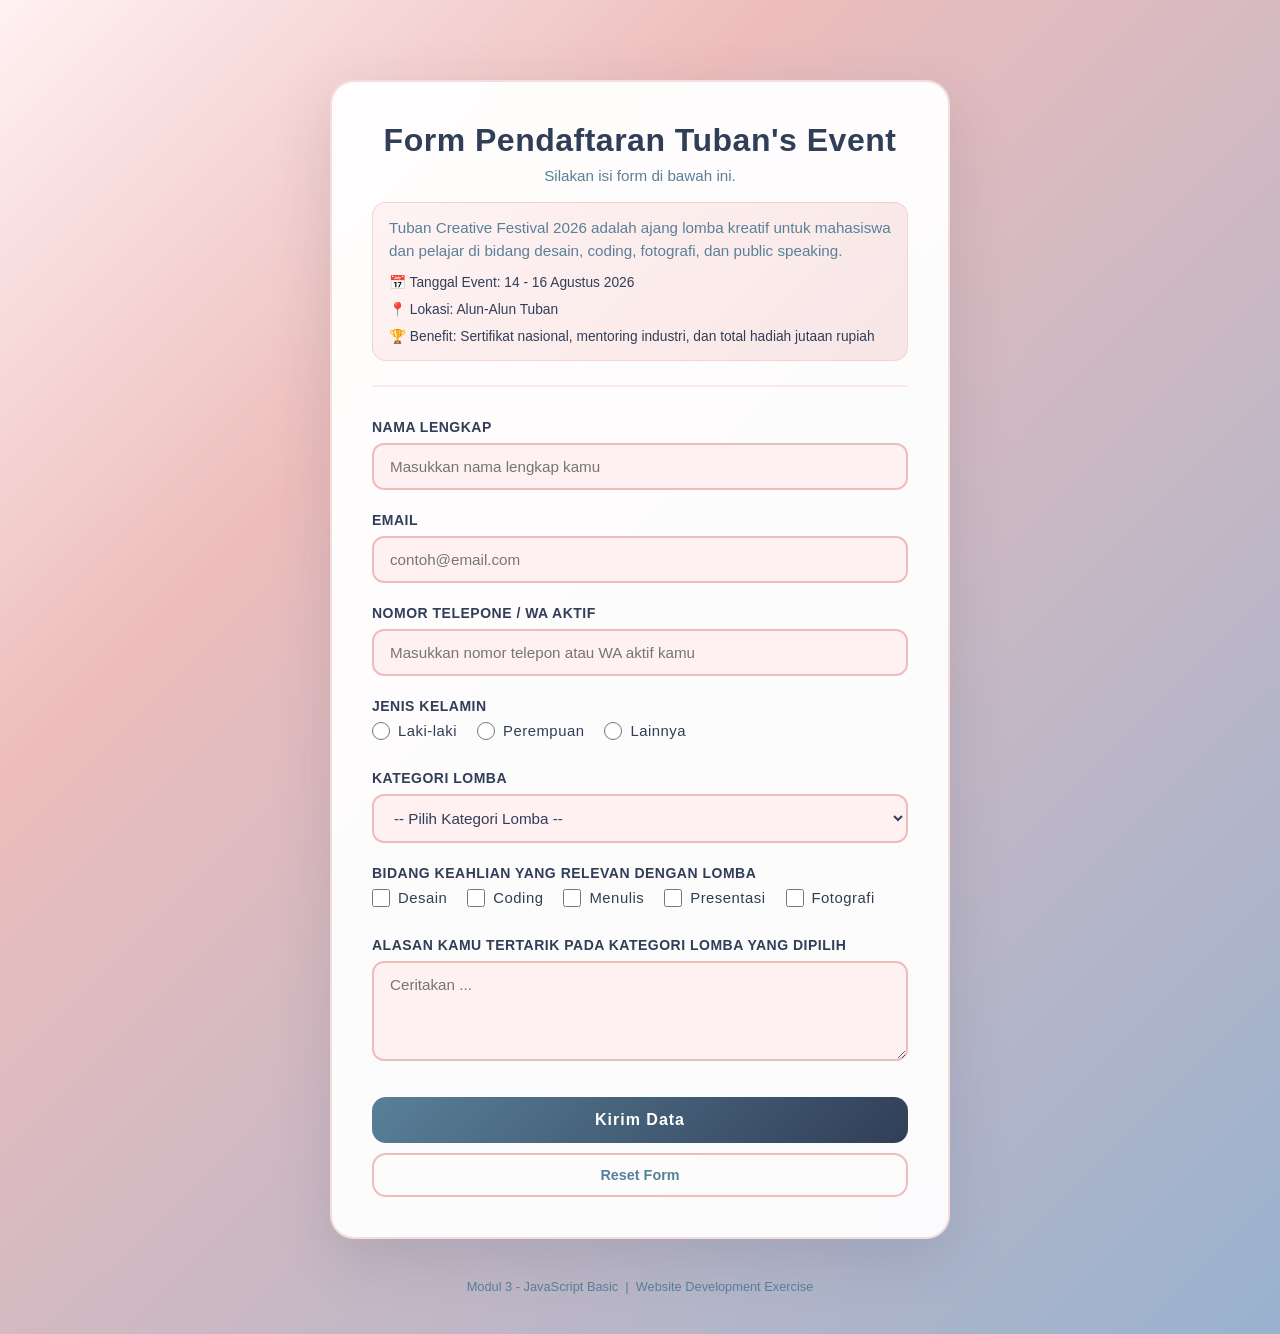
<file: WEEK 3_JAVASCRIPT/index.html>
﻿<!DOCTYPE html>
<html lang="id">
<head>
  <meta charset="UTF-8" />
  <meta name="viewport" content="width=device-width, initial-scale=1.0"/>
  <title>Form Pendaftaran Tuban's Event</title>
  <link rel="stylesheet" href="style.css">
</head>
<body>

    <div class="card">
        <header class="form-header">
        <h1>Form Pendaftaran Tuban's Event</h1>
        <p>Silakan isi form di bawah ini.</p>

        <div class="event-info">
            <p class="event-desc">
                Tuban Creative Festival 2026 adalah ajang lomba kreatif untuk mahasiswa dan pelajar
                di bidang desain, coding, fotografi, dan public speaking.
            </p>
            <ul class="event-meta">
                <li>&#128197; Tanggal Event: 14 - 16 Agustus 2026</li>
                <li>&#128205; Lokasi: Alun-Alun Tuban </li>
                <li>&#127942; Benefit: Sertifikat nasional, mentoring industri, dan total hadiah jutaan rupiah</li>
            </ul>
        </div>
        </header>

        <form id="registrationForm" novalidate>
            <div class="form-group">
                <label for="nama">Nama Lengkap</label>
                <input type="text" id="nama" placeholder="Masukkan nama lengkap kamu" />
                <span class="error" id="errNama">&#9888; Nama tidak boleh kosong!</span>
            </div>

            <div class="form-group">
                <label for="email">Email</label>
                <input type="email" id="email" placeholder="contoh@email.com" />
                <span class="error" id="errEmail">&#9888; Format email tidak valid!</span>
            </div>

            <div class="form-group">
                <label for="wa">Nomor Telepone / WA Aktif</label>
                <input type="number" id="wa" placeholder="Masukkan nomor telepon atau WA aktif kamu" />
                <span class="error" id="errWa">&#9888; Nomor telepon / WA aktif tidak boleh kosong!</span>
            </div>

            <div class="form-group">
                <label>Jenis Kelamin</label>
                <div class="radio-group">
                <label><input type="radio" name="gender" value="Laki-laki" /> Laki-laki</label>
                <label><input type="radio" name="gender" value="Perempuan" /> Perempuan</label>
                <label><input type="radio" name="gender" value="Lainnya" /> Lainnya</label>
                </div>
                <span class="error" id="errGender">&#9888; Pilih jenis kelamin!</span>
            </div>

            <div class="form-group">
                <label for="kategori">Kategori Lomba</label>
                <select id="kategori">
                <option value="">-- Pilih Kategori Lomba --</option>
                <option value="Desain Grafis">Desain Grafis</option>
                <option value="Fotografi">Fotografi</option>
                <option value="Coding">Coding</option>
                <option value="Debat">Debat/Public Speaking</option>
                <option value="Karya Tulis Ilmiah">Karya Tulis Ilmiah</option>
                </select>
                <span class="error" id="errKategori">&#9888; Pilih kategori lomba terlebih dahulu!</span>
            </div>

            <div class="form-group">
                <label>Bidang Keahlian yang Relevan dengan Lomba</label>
                <div class="checkbox-group">
                <label><input type="checkbox" name="hobi" value="Desain" /> Desain</label>
                <label><input type="checkbox" name="hobi" value="Coding" /> Coding</label>
                <label><input type="checkbox" name="hobi" value="Menulis" /> Menulis</label>
                <label><input type="checkbox" name="hobi" value="Presentasi" /> Presentasi</label>
                <label><input type="checkbox" name="hobi" value="Fotografi" /> Fotografi</label>
                </div>
            </div>

            <div class="form-group">
                <label for="pesan">Alasan kamu tertarik pada kategori lomba yang dipilih</label>
                <textarea id="pesan" placeholder="Ceritakan ..."></textarea>
            </div>

            <button type="submit" class="btn-submit">Kirim Data</button>
            <button type="button" class="btn-reset" onclick="resetForm()">Reset Form</button>
        </form>
    </div>

    <div id="result">
        <h2>Data Berhasil Terkirim!</h2>
        <div class="result-grid" id="resultGrid"></div>
    </div>

    <footer>
        <p>Modul 3 - JavaScript Basic &nbsp;|&nbsp; Website Development Exercise</p>
    </footer>

    <script src="script.js"></script>
</body>
</html>
</file>
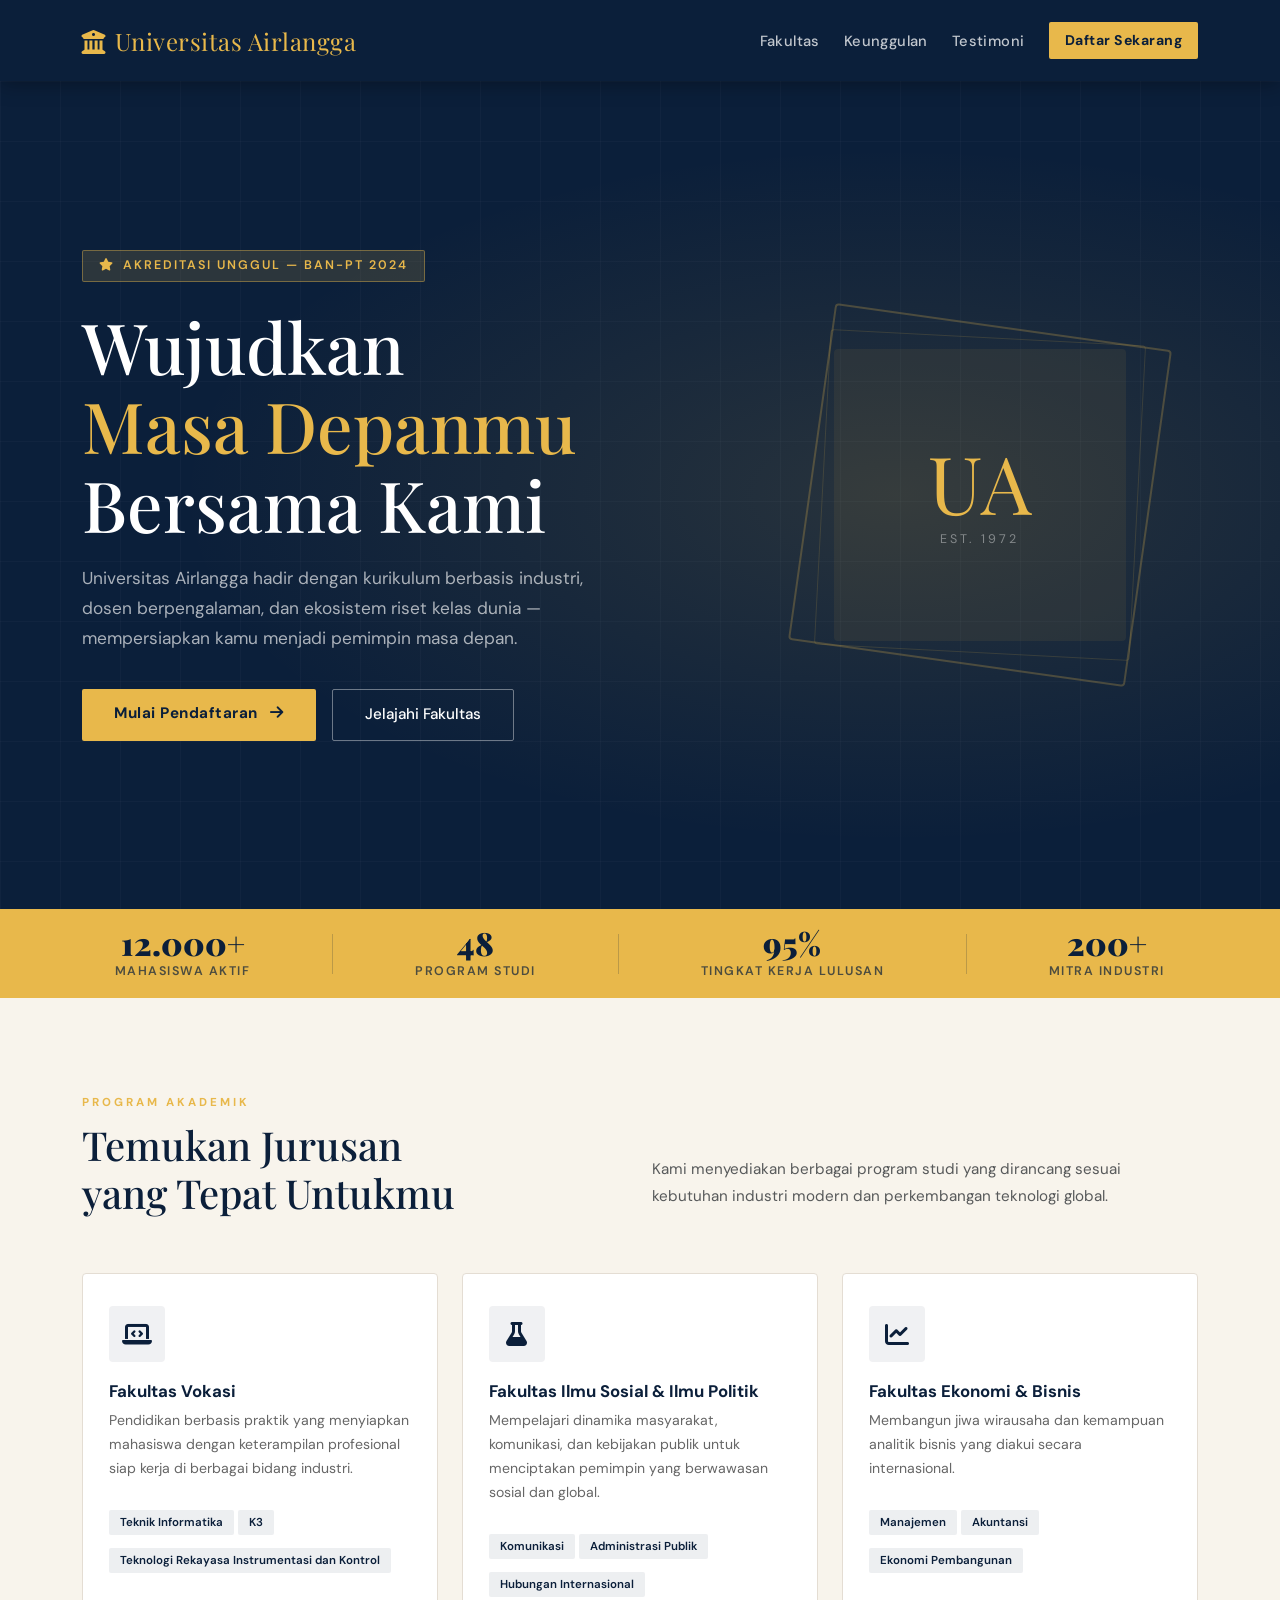
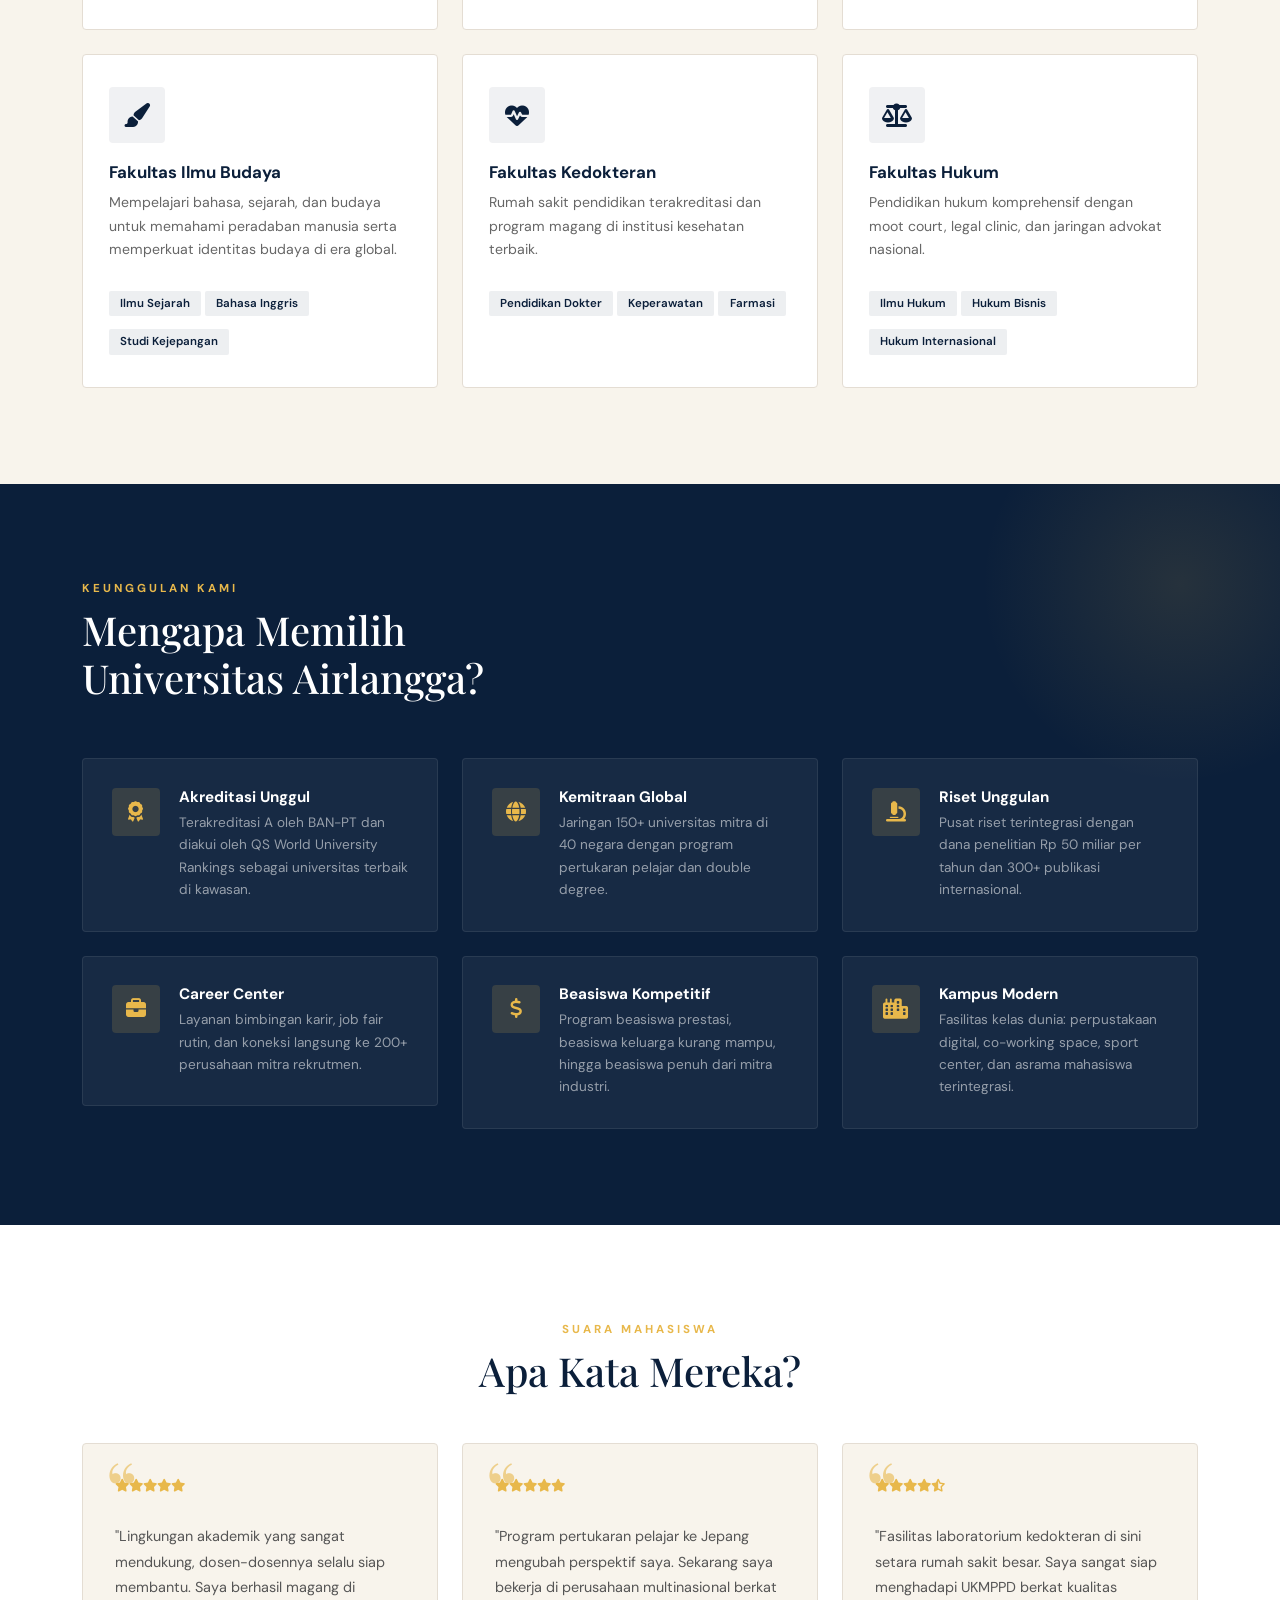
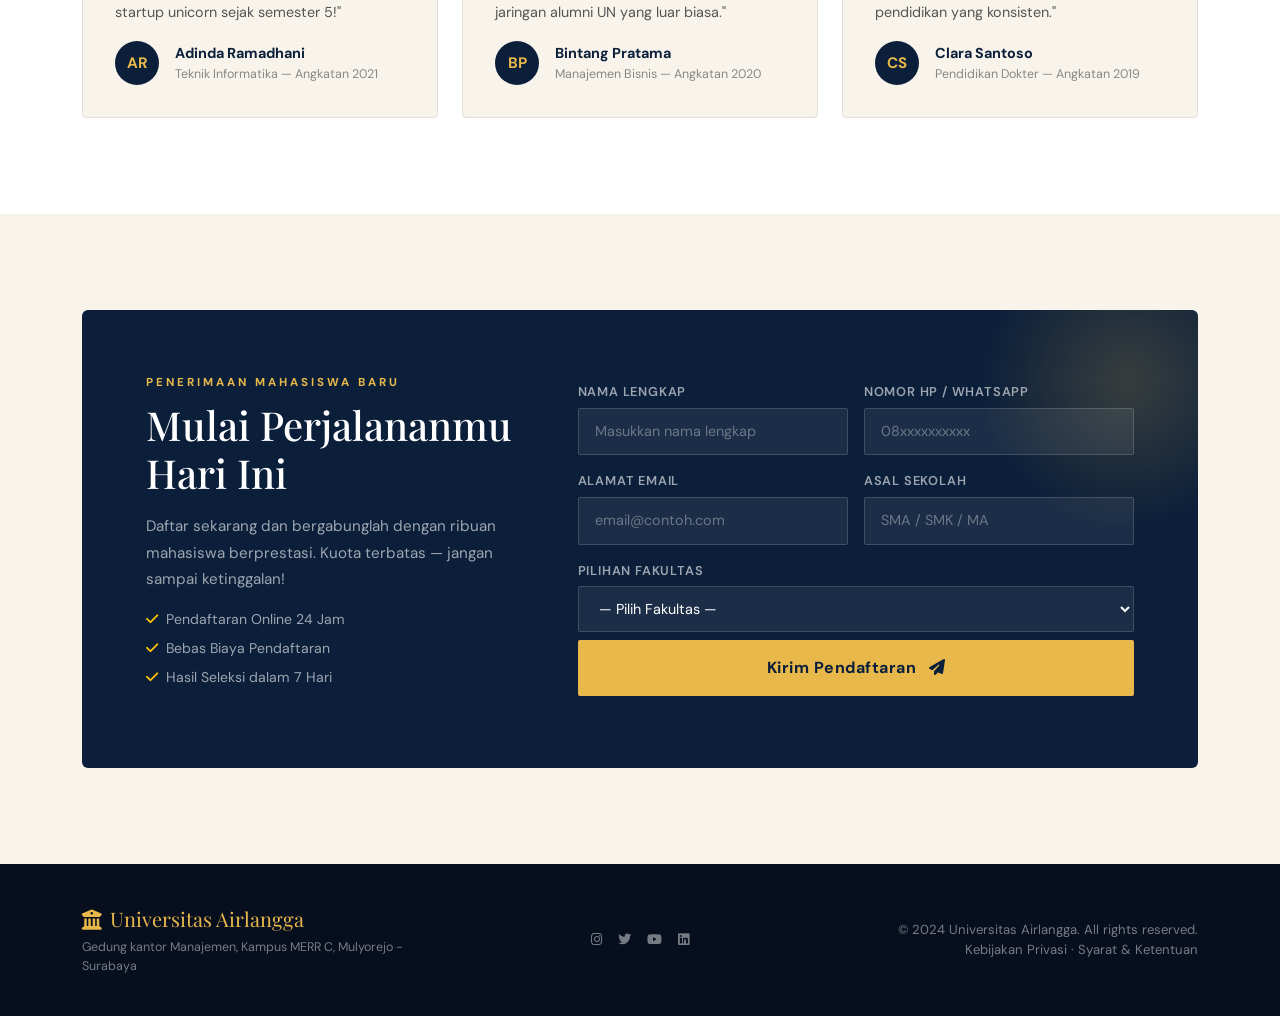
<file: WEEK 5_CSS FRAMEWORK/index.html>
<!DOCTYPE html>
<html lang="id">
<head>
  <meta charset="UTF-8" />
  <meta name="viewport" content="width=device-width, initial-scale=1.0"/>
  <title>Universitas Airlangga — Masa Depan Dimulai di Sini</title>

  <!-- Bootstrap 5 CDN -->
  <link href="https://cdn.jsdelivr.net/npm/bootstrap@5.3.3/dist/css/bootstrap.min.css" rel="stylesheet"/>
  <!-- Font Awesome -->
  <link href="https://cdnjs.cloudflare.com/ajax/libs/font-awesome/6.5.0/css/all.min.css" rel="stylesheet"/>
  <!-- Google Fonts -->
  <link href="https://fonts.googleapis.com/css2?family=Playfair+Display:wght@700;900&family=DM+Sans:wght@300;400;500&display=swap" rel="stylesheet"/>
  
  <!-- Custom CSS -->
  <link rel="stylesheet" href="style.css"/>
</head>
<body>

<!-- NAVBAR -->
<nav class="navbar navbar-expand-lg">
  <div class="container">
    <a class="navbar-brand" href="#">
      <i class="fas fa-university me-2"></i>Universitas Airlangga
    </a>
    <button class="navbar-toggler border-0" type="button" data-bs-toggle="collapse" data-bs-target="#navMenu">
      <span class="navbar-toggler-icon"></span>
    </button>
    <div class="collapse navbar-collapse" id="navMenu">
      <ul class="navbar-nav ms-auto align-items-center gap-2">
        <li class="nav-item"><a class="nav-link" href="#fakultas">Fakultas</a></li>
        <li class="nav-item"><a class="nav-link" href="#kenapa">Keunggulan</a></li>
        <li class="nav-item"><a class="nav-link" href="#testimoni">Testimoni</a></li>
        <li class="nav-item ms-2">
          <a class="nav-link btn-nav px-3 py-2" href="#daftar">Daftar Sekarang</a>
        </li>
      </ul>
    </div>
  </div>
</nav>

<!-- HERO -->
<section class="hero">
  <div class="hero-grid-overlay"></div>
  <div class="container position-relative">
    <div class="row align-items-center g-5">
      <div class="col-lg-7">
        <span class="hero-badge"><i class="fas fa-star me-2"></i>Akreditasi Unggul — BAN-PT 2024</span>
        <h1>Wujudkan<br><span>Masa Depanmu</span><br>Bersama Kami</h1>
        <p>Universitas Airlangga hadir dengan kurikulum berbasis industri, dosen berpengalaman, dan ekosistem riset kelas dunia — mempersiapkan kamu menjadi pemimpin masa depan.</p>
        <div class="hero-actions">
          <a href="#daftar" class="btn btn-gold">Mulai Pendaftaran <i class="fas fa-arrow-right ms-2"></i></a>
          <a href="#fakultas" class="btn btn-outline-light-custom">Jelajahi Fakultas</a>
        </div>
      </div>
      <div class="col-lg-5 d-none d-lg-flex justify-content-center">
        <!-- decorative element -->
        <div style="position:relative;width:340px;height:340px;">
          <div style="position:absolute;inset:0;border:2px solid rgba(232,184,75,.25);border-radius:4px;transform:rotate(8deg);"></div>
          <div style="position:absolute;inset:12px;border:1px solid rgba(232,184,75,.15);border-radius:4px;transform:rotate(3deg);"></div>
          <div style="position:absolute;inset:24px;background:rgba(232,184,75,.07);border-radius:4px;display:flex;align-items:center;justify-content:center;">
            <div style="text-align:center;">
              <div style="font-family:'Playfair Display',serif;font-size:5rem;color:var(--gold);line-height:1;">UA</div>
              <div style="color:rgba(255,255,255,.4);font-size:.78rem;letter-spacing:3px;text-transform:uppercase;margin-top:.5rem;">Est. 1972</div>
            </div>
          </div>
        </div>
      </div>
    </div>
  </div>
</section>

<!-- STATS BAR -->
<div class="stats-bar">
  <div class="container">
    <div class="d-flex justify-content-around align-items-center flex-wrap gap-3">
      <div class="stat-item">
        <div class="num">12.000+</div>
        <div class="lbl">Mahasiswa Aktif</div>
      </div>                
      <div class="stat-divider"></div>
      <div class="stat-item">
        <div class="num">48</div>
        <div class="lbl">Program Studi</div>
      </div>
      <div class="stat-divider"></div>
      <div class="stat-item">
        <div class="num">95%</div>
        <div class="lbl">Tingkat Kerja Lulusan</div>
      </div>
      <div class="stat-divider"></div>
      <div class="stat-item">
        <div class="num">200+</div>
        <div class="lbl">Mitra Industri</div>
      </div>
    </div>
  </div>
</div>

<!-- FAKULTAS -->
<section class="section-fakultas reveal" id="fakultas">
  <div class="container">
    <div class="row mb-5">
      <div class="col-lg-6">
        <span class="section-label">Program Akademik</span>
        <h2 class="h1" style="color:var(--navy);">Temukan Jurusan<br>yang Tepat Untukmu</h2>
      </div>
      <div class="col-lg-6 d-flex align-items-end">
        <p class="text-muted" style="font-size:.95rem;line-height:1.75;">Kami menyediakan berbagai program studi yang dirancang sesuai kebutuhan industri modern dan perkembangan teknologi global.</p>
      </div>
    </div>
    <div class="row g-4">
      <!-- card 1 -->
      <div class="col-md-6 col-lg-4 reveal">
        <div class="fakultas-card">
          <div class="fakultas-icon"><i class="fas fa-laptop-code"></i></div>
          <h5>Fakultas Vokasi</h5>
          <p>Pendidikan berbasis praktik yang menyiapkan mahasiswa dengan keterampilan profesional siap kerja di berbagai bidang industri.</p>
          <span class="badge-prodi">Teknik Informatika</span>
          <span class="badge-prodi">K3 </span>
          <span class="badge-prodi">Teknologi Rekayasa Instrumentasi dan Kontrol</span>
        </div>
      </div>
      <!-- card 2 -->
      <div class="col-md-6 col-lg-4 reveal">
        <div class="fakultas-card">
          <div class="fakultas-icon"><i class="fas fa-flask"></i></div>
          <h5>Fakultas Ilmu Sosial &amp; Ilmu Politik</h5>
          <p>Mempelajari dinamika masyarakat, komunikasi, dan kebijakan publik untuk menciptakan pemimpin yang berwawasan sosial dan global.</p>
          <span class="badge-prodi">Komunikasi</span>
          <span class="badge-prodi">Administrasi Publik</span>
          <span class="badge-prodi">Hubungan Internasional</span>
        </div>
      </div>
      <!-- card 3 -->
      <div class="col-md-6 col-lg-4 reveal">
        <div class="fakultas-card">
          <div class="fakultas-icon"><i class="fas fa-chart-line"></i></div>
          <h5>Fakultas Ekonomi &amp; Bisnis</h5>
          <p>Membangun jiwa wirausaha dan kemampuan analitik bisnis yang diakui secara internasional.</p>
          <span class="badge-prodi">Manajemen</span>
          <span class="badge-prodi">Akuntansi</span>
          <span class="badge-prodi">Ekonomi Pembangunan</span>
        </div>
      </div>
      <!-- card 4 -->
      <div class="col-md-6 col-lg-4 reveal">
        <div class="fakultas-card">
          <div class="fakultas-icon"><i class="fas fa-paint-brush"></i></div>
          <h5>Fakultas Ilmu Budaya</h5>
          <p>Mempelajari bahasa, sejarah, dan budaya untuk memahami peradaban manusia serta memperkuat identitas budaya di era global.</p>
          <span class="badge-prodi">Ilmu Sejarah</span>
          <span class="badge-prodi">Bahasa Inggris</span>
          <span class="badge-prodi">Studi Kejepangan</span>
        </div>
      </div>
      <!-- card 5 -->
      <div class="col-md-6 col-lg-4 reveal">
        <div class="fakultas-card">
          <div class="fakultas-icon"><i class="fas fa-heartbeat"></i></div>
          <h5>Fakultas Kedokteran</h5>
          <p>Rumah sakit pendidikan terakreditasi dan program magang di institusi kesehatan terbaik.</p>
          <span class="badge-prodi">Pendidikan Dokter</span>
          <span class="badge-prodi">Keperawatan</span>
          <span class="badge-prodi">Farmasi</span>
        </div>
      </div>
      <!-- card 6 -->
      <div class="col-md-6 col-lg-4 reveal">
        <div class="fakultas-card">
          <div class="fakultas-icon"><i class="fas fa-balance-scale"></i></div>
          <h5>Fakultas Hukum</h5>
          <p>Pendidikan hukum komprehensif dengan moot court, legal clinic, dan jaringan advokat nasional.</p>
          <span class="badge-prodi">Ilmu Hukum</span>
          <span class="badge-prodi">Hukum Bisnis</span>
          <span class="badge-prodi">Hukum Internasional</span>
        </div>
      </div>
    </div>
  </div>
</section>

<!-- KENAPA KAMI -->
<section class="section-why reveal" id="kenapa">
  <div class="container">
    <div class="row mb-5">
      <div class="col-lg-5">
        <span class="section-label">Keunggulan Kami</span>
        <h2 class="h1" style="color:#fff;">Mengapa Memilih<br>Universitas Airlangga?</h2>
      </div>
    </div>
    <div class="row g-4">
      <div class="col-md-6 col-lg-4 reveal">
        <div class="why-card">
          <div class="why-icon"><i class="fas fa-award"></i></div>
          <div>
            <h6>Akreditasi Unggul</h6>
            <p>Terakreditasi A oleh BAN-PT dan diakui oleh QS World University Rankings sebagai universitas terbaik di kawasan.</p>
          </div>
        </div>
      </div>
      <div class="col-md-6 col-lg-4 reveal">
        <div class="why-card">
          <div class="why-icon"><i class="fas fa-globe"></i></div>
          <div>
            <h6>Kemitraan Global</h6>
            <p>Jaringan 150+ universitas mitra di 40 negara dengan program pertukaran pelajar dan double degree.</p>
          </div>
        </div>
      </div>
      <div class="col-md-6 col-lg-4 reveal">
        <div class="why-card">
          <div class="why-icon"><i class="fas fa-microscope"></i></div>
          <div>
            <h6>Riset Unggulan</h6>
            <p>Pusat riset terintegrasi dengan dana penelitian Rp 50 miliar per tahun dan 300+ publikasi internasional.</p>
          </div>
        </div>
      </div>
      <div class="col-md-6 col-lg-4 reveal">
        <div class="why-card">
          <div class="why-icon"><i class="fas fa-briefcase"></i></div>
          <div>
            <h6>Career Center</h6>
            <p>Layanan bimbingan karir, job fair rutin, dan koneksi langsung ke 200+ perusahaan mitra rekrutmen.</p>
          </div>
        </div>
      </div>
      <div class="col-md-6 col-lg-4 reveal">
        <div class="why-card">
          <div class="why-icon"><i class="fas fa-dollar-sign"></i></div>
          <div>
            <h6>Beasiswa Kompetitif</h6>
            <p>Program beasiswa prestasi, beasiswa keluarga kurang mampu, hingga beasiswa penuh dari mitra industri.</p>
          </div>
        </div>
      </div>
      <div class="col-md-6 col-lg-4 reveal">
        <div class="why-card">
          <div class="why-icon"><i class="fas fa-city"></i></div>
          <div>
            <h6>Kampus Modern</h6>
            <p>Fasilitas kelas dunia: perpustakaan digital, co-working space, sport center, dan asrama mahasiswa terintegrasi.</p>
          </div>
        </div>
      </div>
    </div>
  </div>
</section>

<!-- TESTIMONI -->
<section class="section-testimoni reveal" id="testimoni">
  <div class="container">
    <div class="text-center mb-5">
      <span class="section-label">Suara Mahasiswa</span>
      <h2 class="h1" style="color:var(--navy);">Apa Kata Mereka?</h2>
    </div>
    <div class="row g-4">
      <div class="col-md-4 reveal">
        <div class="testi-card">
          <div class="stars"><i class="fas fa-star"></i><i class="fas fa-star"></i><i class="fas fa-star"></i><i class="fas fa-star"></i><i class="fas fa-star"></i></div>
          <p>"Lingkungan akademik yang sangat mendukung, dosen-dosennya selalu siap membantu. Saya berhasil magang di startup unicorn sejak semester 5!"</p>
          <div class="d-flex align-items-center gap-3 mt-3">
            <div class="testi-avatar">AR</div>
            <div>
              <div class="testi-name">Adinda Ramadhani</div>
              <div class="testi-role">Teknik Informatika — Angkatan 2021</div>
            </div>
          </div>
        </div>
      </div>
      <div class="col-md-4 reveal">
        <div class="testi-card">
          <div class="stars"><i class="fas fa-star"></i><i class="fas fa-star"></i><i class="fas fa-star"></i><i class="fas fa-star"></i><i class="fas fa-star"></i></div>
          <p>"Program pertukaran pelajar ke Jepang mengubah perspektif saya. Sekarang saya bekerja di perusahaan multinasional berkat jaringan alumni UN yang luar biasa."</p>
          <div class="d-flex align-items-center gap-3 mt-3">
            <div class="testi-avatar">BP</div>
            <div>
              <div class="testi-name">Bintang Pratama</div>
              <div class="testi-role">Manajemen Bisnis — Angkatan 2020</div>
            </div>
          </div>
        </div>
      </div>
      <div class="col-md-4 reveal">
        <div class="testi-card">
          <div class="stars"><i class="fas fa-star"></i><i class="fas fa-star"></i><i class="fas fa-star"></i><i class="fas fa-star"></i><i class="fas fa-star-half-alt"></i></div>
          <p>"Fasilitas laboratorium kedokteran di sini setara rumah sakit besar. Saya sangat siap menghadapi UKMPPD berkat kualitas pendidikan yang konsisten."</p>
          <div class="d-flex align-items-center gap-3 mt-3">
            <div class="testi-avatar">CS</div>
            <div>
              <div class="testi-name">Clara Santoso</div>
              <div class="testi-role">Pendidikan Dokter — Angkatan 2019</div>
            </div>
          </div>
        </div>
      </div>
    </div>
  </div>
</section>

<!-- FORM PENDAFTARAN -->
<section class="section-cta" id="daftar">
  <div class="container">
    <div class="cta-box reveal">
      <div class="row g-5 align-items-center position-relative">
        <div class="col-lg-5">
          <span class="section-label">Penerimaan Mahasiswa Baru</span>
          <h2 class="h1 mb-3">Mulai Perjalananmu<br>Hari Ini</h2>
          <p style="color:rgba(255,255,255,.6);font-size:.95rem;line-height:1.75;">Daftar sekarang dan bergabunglah dengan ribuan mahasiswa berprestasi. Kuota terbatas — jangan sampai ketinggalan!</p>
          <ul class="list-unstyled mt-3" style="color:rgba(255,255,255,.6);font-size:.88rem;">
            <li class="mb-2"><i class="fas fa-check text-warning me-2"></i>Pendaftaran Online 24 Jam</li>
            <li class="mb-2"><i class="fas fa-check text-warning me-2"></i>Bebas Biaya Pendaftaran</li>
            <li class="mb-2"><i class="fas fa-check text-warning me-2"></i>Hasil Seleksi dalam 7 Hari</li>
          </ul>
        </div>
        <div class="col-lg-7">
          <div class="row g-3">
            <div class="col-sm-6">
              <label class="form-label-custom">Nama Lengkap</label>
              <input type="text" class="form-control-custom" placeholder="Masukkan nama lengkap"/>
            </div>
            <div class="col-sm-6">
              <label class="form-label-custom">Nomor HP / WhatsApp</label>
              <input type="text" class="form-control-custom" placeholder="08xxxxxxxxxx"/>
            </div>
            <div class="col-sm-6">
              <label class="form-label-custom">Alamat Email</label>
              <input type="email" class="form-control-custom" placeholder="email@contoh.com"/>
            </div>
            <div class="col-sm-6">
              <label class="form-label-custom">Asal Sekolah</label>
              <input type="text" class="form-control-custom" placeholder="SMA / SMK / MA"/>
            </div>
            <div class="col-12">
              <label class="form-label-custom">Pilihan Fakultas</label>
              <select class="form-control-custom">
                <option value="" disabled selected>— Pilih Fakultas —</option>
                <option>Fakultas Vokasi</option>
                <option>Fakultas Ilmu Sosial &amp; Ilmu Politik </option>
                <option>Fakultas Ekonomi &amp; Bisnis</option>
                <option>Fakultas Ilmu Budaya </option>
                <option>Fakultas Kedokteran</option>
                <option>Fakultas Hukum</option>
              </select>
            </div>
            <div class="col-12 mt-2">
              <button class="btn btn-gold w-100 py-3" style="font-size:1rem;">
                Kirim Pendaftaran <i class="fas fa-paper-plane ms-2"></i>
              </button>
            </div>
          </div>
        </div>
      </div>
    </div>
  </div>
</section>

<!-- FOOTER -->
<footer>
  <div class="container">
    <div class="row align-items-center g-3">
      <div class="col-md-4">
        <div class="brand-footer mb-1"><i class="fas fa-university me-2"></i>Universitas Airlangga</div>
        <div style="font-size:.78rem;">Gedung kantor Manajemen, Kampus MERR C, Mulyorejo - Surabaya</div>
      </div>
      <div class="col-md-4 text-center">
        <div class="d-flex justify-content-center gap-3">
          <a href="https://www.instagram.com/univ_airlangga/"><i class="fab fa-instagram"></i></a>
          <a href="https://twitter.com/univ_airlangga"><i class="fab fa-twitter"></i></a>
          <a href="https://www.youtube.com/@universitasairlangga1954"><i class="fab fa-youtube"></i></a>
          <a href="https://www.linkedin.com/school/universitas-airlangga/"><i class="fab fa-linkedin"></i></a>
        </div>
      </div>
      <div class="col-md-4 text-md-end">
        <div>© 2024 Universitas Airlangga. All rights reserved.</div>
        <div><a href="#">Kebijakan Privasi</a> · <a href="#">Syarat &amp; Ketentuan</a></div>
      </div>
    </div>
  </div>
</footer>

<!-- Bootstrap JS -->
<script src="https://cdn.jsdelivr.net/npm/bootstrap@5.3.3/dist/js/bootstrap.bundle.min.js"></script>
<script>
  // Scroll reveal
  const revealEls = document.querySelectorAll('.reveal');
  const observer = new IntersectionObserver((entries) => {
    entries.forEach((e, i) => {
      if (e.isIntersecting) {
        setTimeout(() => e.target.classList.add('visible'), i * 80);
        observer.unobserve(e.target);
      }
    });
  }, { threshold: 0.12 });
  revealEls.forEach(el => observer.observe(el));
</script>

</body>
</html>
</file>
<file: WEEK 3_JAVASCRIPT/style.css>
﻿*, *::before, *::after { 
  box-sizing: border-box; 
  margin: 0; 
  padding: 0; 
}

body {
  font-family: 'Segoe UI', Tahoma, Geneva, Verdana, sans-serif;
  background: linear-gradient(135deg, #FFF1F2 0%, #EDBDBC 30%, #99B2CF 100%);
  min-height: 100vh;
  display: flex;
  flex-direction: column;
  align-items: center;
  padding: 40px 20px;
  color: #313E57;
}

/* ===== HEADER INSIDE CARD ===== */
.form-header {
  text-align: center;
  margin-bottom: 32px;
  padding-bottom: 24px;
  border-bottom: 2px solid rgba(237, 189, 188, 0.3);
}

.form-header h1 {
  font-size: 2rem;
  font-weight: 700;
  color: #313E57;
  letter-spacing: 0.5px;
  margin-bottom: 8px;
}

.form-header p {
  font-size: 0.95rem;
  color: #598099;
  font-weight: 500;
}

.event-info {
  margin-top: 18px;
  background: linear-gradient(135deg, rgba(255, 241, 242, 0.9) 0%, rgba(237, 189, 188, 0.35) 100%);
  border: 1px solid rgba(237, 189, 188, 0.55);
  border-radius: 14px;
  padding: 14px 16px;
  text-align: left;
}

.event-desc {
  font-size: 0.9rem;
  color: #313E57;
  font-weight: 500;
  line-height: 1.5;
  margin-bottom: 10px;
}

.event-meta {
  list-style: none;
  display: grid;
  gap: 8px;
  padding-left: 0;
}

.event-meta li {
  font-size: 0.86rem;
  color: #313E57;
  line-height: 1.4;
}


/* ===== CARD WRAPPER ===== */
.card {
  background: rgba(255, 255, 255, 0.95);
  backdrop-filter: blur(12px);
  border: 2px solid rgba(237, 189, 188, 0.5);
  border-radius: 24px;
  padding: 40px;
  width: 100%;
  max-width: 620px;
  box-shadow: 0 20px 60px rgba(49, 62, 87, 0.15);
  margin-top: 40px;
}

/* ===== FORM ELEMENTS ===== */
.form-group {
  margin-bottom: 22px;
}

label {
  display: block;
  font-size: 0.875rem;
  font-weight: 600;
  color: #313E57;
  margin-bottom: 8px;
  letter-spacing: 0.5px;
  text-transform: uppercase;
}

input[type="text"],
input[type="email"],
input[type="number"],
select,
textarea {
  width: 100%;
  padding: 13px 16px;
  background: #FFF1F2;
  border: 2px solid #EDBDBC;
  border-radius: 12px;
  color: #313E57;
  font-size: 0.95rem;
  transition: border-color 0.3s, background 0.3s, box-shadow 0.3s;
  outline: none;
  font-family: 'Segoe UI', Tahoma, Geneva, Verdana, sans-serif;
}

input:focus, select:focus, textarea:focus {
  border-color: #598099;
  background: #ffffff;
  box-shadow: 0 0 0 4px rgba(89, 128, 153, 0.15);
}

select option { 
  background: #FFF1F2; 
  color: #313E57; 
}

textarea { 
  resize: vertical; 
  min-height: 100px; 
}

/* Radio & Checkbox */
.radio-group, .checkbox-group {
  display: flex;
  gap: 20px;
  flex-wrap: wrap;
  margin-top: 6px;
}

.radio-group label, .checkbox-group label {
  text-transform: none;
  font-weight: 400;
  font-size: 0.93rem;
  color: #313E57;
  display: flex;
  align-items: center;
  gap: 8px;
  cursor: pointer;
}

input[type="radio"], input[type="checkbox"] {
  accent-color: #598099;
  width: 18px;
  height: 18px;
  cursor: pointer;
}

/* Error messages */
.error {
  font-size: 0.78rem;
  color: #d63031;
  margin-top: 5px;
  display: none;
  font-weight: 500;
}

/* ===== BUTTONS ===== */
.btn-submit {
  width: 100%;
  padding: 14px;
  background: linear-gradient(135deg, #598099, #313E57);
  color: #ffffff;
  font-size: 1rem;
  font-weight: 700;
  border: none;
  border-radius: 14px;
  cursor: pointer;
  letter-spacing: 1px;
  transition: transform 0.2s, box-shadow 0.2s;
  margin-top: 10px;
}

.btn-submit:hover {
  transform: translateY(-2px);
  box-shadow: 0 8px 25px rgba(89, 128, 153, 0.35);
}

.btn-submit:active { 
  transform: translateY(0); 
}

.btn-reset {
  width: 100%;
  padding: 12px;
  background: transparent;
  color: #598099;
  font-size: 0.9rem;
  font-weight: 600;
  border: 2px solid #EDBDBC;
  border-radius: 14px;
  cursor: pointer;
  margin-top: 10px;
  transition: border-color 0.3s, color 0.3s, background 0.3s;
}

.btn-reset:hover { 
  border-color: #598099; 
  color: #313E57;
  background: #FFF1F2;
}

/* ===== RESULT CARD ===== */
#result {
  display: none;
  background: rgba(255, 255, 255, 0.95);
  border: 2px solid #99B2CF;
  border-radius: 20px;
  padding: 30px;
  margin-top: 30px;
  width: 100%;
  max-width: 620px;
  animation: fadeIn 0.5s ease;
  box-shadow: 0 15px 50px rgba(49, 62, 87, 0.12);
}

@keyframes fadeIn {
  from { opacity: 0; transform: translateY(20px); }
  to   { opacity: 1; transform: translateY(0); }
}

#result h2 {
  font-size: 1.3rem;
  color: #313E57;
  margin-bottom: 18px;
  display: flex;
  align-items: center;
  gap: 10px;
}

.result-grid {
  display: grid;
  grid-template-columns: 1fr 1fr;
  gap: 14px;
}

.result-item {
  background: linear-gradient(135deg, #FFF1F2 0%, #EDBDBC 100%);
  border-radius: 12px;
  padding: 12px 16px;
  border: 1px solid rgba(237, 189, 188, 0.5);
}

.result-item .r-label {
  font-size: 0.72rem;
  color: #598099;
  text-transform: uppercase;
  letter-spacing: 0.5px;
  margin-bottom: 4px;
  font-weight: 600;
}

.result-item .r-value {
  font-size: 0.95rem;
  color: #313E57;
  font-weight: 600;
  word-break: break-word;
}

/* ===== FOOTER ===== */
footer {
  margin-top: 40px;
  font-size: 0.8rem;
  color: #598099;
  text-align: center;
  font-weight: 500;
}

/* ===== RESPONSIVE â€” MOBILE ===== */
@media (max-width: 600px) {
  .form-header h1 { 
    font-size: 1.5rem; 
  }
  
  .form-header p {
    font-size: 0.85rem;
  }
  
  .card { 
    padding: 28px 20px;
    margin-top: 20px;
  }
  
  .result-grid { 
    grid-template-columns: 1fr; 
  }
  
  .radio-group, .checkbox-group { 
    flex-direction: column; 
    gap: 10px; 
  }
}
</file>
<file: WEEK 5_CSS FRAMEWORK/style.css>
/* ─── CSS VARIABLES ──────────────────────────── */
:root {
  --navy:   #0b1f3a;
  --gold:   #e8b84b;
  --cream:  #f8f4ec;
  --smoke:  #e4ddd3;
  --text:   #1a1a2e;
}

* { box-sizing: border-box; }

body {
  font-family: 'DM Sans', sans-serif;
  background: var(--cream);
  color: var(--text);
  overflow-x: hidden;
}

h1, h2, h3, .serif { font-family: 'Playfair Display', serif; }

/* ─── NAVBAR ─────────────────────────────────── */
.navbar {
  background: var(--navy);
  padding: 1.1rem 0;
  position: sticky;
  top: 0;
  z-index: 1000;
  box-shadow: 0 2px 20px rgba(0,0,0,.35);
}
.navbar-brand {
  font-family: 'Playfair Display', serif;
  font-size: 1.5rem;
  color: var(--gold) !important;
  letter-spacing: .5px;
}
.nav-link {
  color: rgba(255,255,255,.75) !important;
  font-size: .92rem;
  font-weight: 500;
  letter-spacing: .4px;
  transition: color .25s;
}
.nav-link:hover { color: var(--gold) !important; }
.btn-nav {
  background: var(--gold);
  color: var(--navy) !important;
  font-weight: 700;
  border-radius: 2px;
  padding: .45rem 1.2rem;
  font-size: .88rem;
  letter-spacing: .5px;
  transition: background .25s, transform .2s;
}
.btn-nav:hover { background: #f0c96a; transform: translateY(-1px); }

/* ─── HERO ───────────────────────────────────── */
.hero {
  min-height: 92vh;
  background: var(--navy);
  position: relative;
  display: flex;
  align-items: center;
  overflow: hidden;
}
.hero::before {
  content: '';
  position: absolute; inset: 0;
  background: radial-gradient(ellipse 80% 60% at 70% 50%, rgba(232,184,75,.13), transparent 70%);
}
.hero-grid-overlay {
  position: absolute; inset: 0;
  background-image:
    linear-gradient(rgba(255,255,255,.025) 1px, transparent 1px),
    linear-gradient(90deg, rgba(255,255,255,.025) 1px, transparent 1px);
  background-size: 60px 60px;
}
.hero-badge {
  display: inline-block;
  background: rgba(232,184,75,.15);
  border: 1px solid rgba(232,184,75,.4);
  color: var(--gold);
  font-size: .78rem;
  font-weight: 600;
  letter-spacing: 2px;
  text-transform: uppercase;
  padding: .35rem 1rem;
  border-radius: 2px;
  margin-bottom: 1.6rem;
  animation: fadeUp .8s ease both;
}
.hero h1 {
  font-size: clamp(2.6rem, 5.5vw, 5rem);
  color: #fff;
  line-height: 1.12;
  animation: fadeUp .8s .15s ease both;
}
.hero h1 span { color: var(--gold); }
.hero p {
  color: rgba(255,255,255,.65);
  font-size: 1.08rem;
  max-width: 540px;
  line-height: 1.75;
  margin-top: 1.2rem;
  animation: fadeUp .8s .3s ease both;
}
.hero-actions {
  margin-top: 2.2rem;
  display: flex; gap: 1rem; flex-wrap: wrap;
  animation: fadeUp .8s .45s ease both;
}
.btn-gold {
  background: var(--gold);
  color: var(--navy);
  font-weight: 700;
  border: none;
  border-radius: 2px;
  padding: .85rem 2rem;
  font-size: .95rem;
  letter-spacing: .5px;
  transition: background .25s, transform .2s, box-shadow .2s;
}
.btn-gold:hover {
  background: #f0c96a;
  transform: translateY(-2px);
  box-shadow: 0 8px 25px rgba(232,184,75,.35);
}
.btn-outline-light-custom {
  background: transparent;
  color: #fff;
  border: 1px solid rgba(255,255,255,.4);
  border-radius: 2px;
  padding: .85rem 2rem;
  font-size: .95rem;
  font-weight: 500;
  transition: border-color .25s, background .25s;
}
.btn-outline-light-custom:hover { border-color: var(--gold); color: var(--gold); }

/* ─── STATS BAR ──────────────────────────────── */
.stats-bar {
  background: var(--gold);
  padding: 1.1rem 0;
}
.stat-item {
  text-align: center;
  color: var(--navy);
}
.stat-item .num {
  font-family: 'Playfair Display', serif;
  font-size: 2rem;
  font-weight: 900;
  line-height: 1;
}
.stat-item .lbl {
  font-size: .78rem;
  font-weight: 600;
  letter-spacing: 1.5px;
  text-transform: uppercase;
  opacity: .7;
  margin-top: .2rem;
}
.stat-divider {
  width: 1px;
  background: rgba(11,31,58,.2);
  height: 40px;
  align-self: center;
}

/* ─── SECTION LABEL ──────────────────────────── */
.section-label {
  font-size: .72rem;
  font-weight: 700;
  letter-spacing: 3px;
  text-transform: uppercase;
  color: var(--gold);
  display: block;
  margin-bottom: .6rem;
}

/* ─── FAKULTAS ───────────────────────────────── */
.section-fakultas { padding: 6rem 0; background: var(--cream); }
.fakultas-card {
  background: #fff;
  border: 1px solid var(--smoke);
  border-radius: 4px;
  padding: 2rem 1.6rem;
  height: 100%;
  transition: transform .3s, box-shadow .3s, border-color .3s;
  position: relative;
  overflow: hidden;
}
.fakultas-card::after {
  content: '';
  position: absolute;
  bottom: 0; left: 0; right: 0;
  height: 3px;
  background: var(--gold);
  transform: scaleX(0);
  transition: transform .3s;
}
.fakultas-card:hover {
  transform: translateY(-6px);
  box-shadow: 0 20px 40px rgba(11,31,58,.1);
  border-color: transparent;
}
.fakultas-card:hover::after { transform: scaleX(1); }
.fakultas-icon {
  width: 56px; height: 56px;
  background: rgba(11,31,58,.06);
  border-radius: 4px;
  display: flex; align-items: center; justify-content: center;
  font-size: 1.5rem;
  color: var(--navy);
  margin-bottom: 1.2rem;
}
.fakultas-card h5 {
  font-size: 1.05rem;
  font-weight: 700;
  color: var(--navy);
  margin-bottom: .5rem;
}
.fakultas-card p { font-size: .88rem; color: #666; line-height: 1.7; }
.badge-prodi {
  display: inline-block;
  background: rgba(11,31,58,.07);
  color: var(--navy);
  font-size: .72rem;
  font-weight: 600;
  padding: .25rem .7rem;
  border-radius: 2px;
  margin-top: .8rem;
}

/* ─── KENAPA KAMI ────────────────────────────── */
.section-why {
  padding: 6rem 0;
  background: var(--navy);
  position: relative;
  overflow: hidden;
}
.section-why::before {
  content: '';
  position: absolute; top: -100px; right: -100px;
  width: 400px; height: 400px;
  background: radial-gradient(circle, rgba(232,184,75,.12), transparent 70%);
  border-radius: 50%;
}
.why-card {
  display: flex; gap: 1.2rem;
  padding: 1.8rem;
  background: rgba(255,255,255,.05);
  border: 1px solid rgba(255,255,255,.08);
  border-radius: 4px;
  transition: background .3s, border-color .3s;
}
.why-card:hover {
  background: rgba(232,184,75,.08);
  border-color: rgba(232,184,75,.25);
}
.why-icon {
  width: 48px; height: 48px; flex-shrink: 0;
  background: rgba(232,184,75,.15);
  border-radius: 4px;
  display: flex; align-items: center; justify-content: center;
  font-size: 1.25rem;
  color: var(--gold);
}
.why-card h6 {
  color: #fff;
  font-weight: 700;
  font-size: .95rem;
  margin-bottom: .35rem;
}
.why-card p { color: rgba(255,255,255,.55); font-size: .85rem; line-height: 1.65; margin: 0; }

/* ─── TESTIMONI ──────────────────────────────── */
.section-testimoni { padding: 6rem 0; background: #fff; }
.testi-card {
  background: var(--cream);
  border: 1px solid var(--smoke);
  border-radius: 4px;
  padding: 2rem;
  height: 100%;
  position: relative;
}
.testi-card::before {
  content: '\201C';
  font-family: 'Playfair Display', serif;
  font-size: 5rem;
  color: var(--gold);
  position: absolute;
  top: .2rem; left: 1.4rem;
  line-height: 1;
  opacity: .6;
}
.testi-card p {
  font-size: .9rem;
  color: #555;
  line-height: 1.75;
  margin-top: 1.8rem;
}
.testi-avatar {
  width: 44px; height: 44px;
  border-radius: 50%;
  background: var(--navy);
  display: flex; align-items: center; justify-content: center;
  color: var(--gold);
  font-weight: 700;
  font-size: .95rem;
}
.testi-name { font-weight: 700; font-size: .9rem; color: var(--navy); }
.testi-role { font-size: .78rem; color: #888; }
.stars { color: var(--gold); font-size: .8rem; margin-bottom: .5rem; }

/* ─── PENDAFTARAN / CTA ──────────────────────── */
.section-cta {
  padding: 6rem 0;
  background: var(--cream);
}
.cta-box {
  background: var(--navy);
  border-radius: 6px;
  padding: 4rem;
  position: relative;
  overflow: hidden;
}
.cta-box::before {
  content: '';
  position: absolute; top: -80px; right: -80px;
  width: 300px; height: 300px;
  background: radial-gradient(circle, rgba(232,184,75,.2), transparent 70%);
  border-radius: 50%;
}
.cta-box h2 { color: #fff; }
.cta-box p { color: rgba(255,255,255,.6); }

/* ─── FORM ───────────────────────────────────── */
.form-control-custom {
  background: rgba(255,255,255,.07);
  border: 1px solid rgba(255,255,255,.15);
  border-radius: 2px;
  color: #fff;
  padding: .75rem 1rem;
  font-size: .9rem;
  width: 100%;
  transition: border-color .25s;
}
.form-control-custom::placeholder { color: rgba(255,255,255,.35); }
.form-control-custom:focus {
  outline: none;
  border-color: var(--gold);
  background: rgba(255,255,255,.1);
}
label.form-label-custom {
  color: rgba(255,255,255,.6);
  font-size: .8rem;
  font-weight: 600;
  letter-spacing: .8px;
  text-transform: uppercase;
  margin-bottom: .4rem;
  display: block;
}
select.form-control-custom option { background: var(--navy); }

/* ─── FOOTER ─────────────────────────────────── */
footer {
  background: #070f1e;
  color: rgba(255,255,255,.45);
  padding: 2.5rem 0;
  font-size: .82rem;
}
footer a { color: rgba(255,255,255,.45); text-decoration: none; }
footer a:hover { color: var(--gold); }
footer .brand-footer {
  font-family: 'Playfair Display', serif;
  font-size: 1.25rem;
  color: var(--gold);
}

/* ─── ANIMATIONS ─────────────────────────────── */
@keyframes fadeUp {
  from { opacity: 0; transform: translateY(28px); }
  to   { opacity: 1; transform: translateY(0); }
}
.reveal {
  opacity: 0;
  transform: translateY(30px);
  transition: opacity .65s ease, transform .65s ease;
}
.reveal.visible { opacity: 1; transform: translateY(0); }

/* ─── RESPONSIVE ─────────────────────────────── */
@media (max-width: 768px) {
  .cta-box { padding: 2.5rem 1.5rem; }
  .hero h1 { font-size: 2.4rem; }
  .stat-divider { display: none; }
}
</file>
